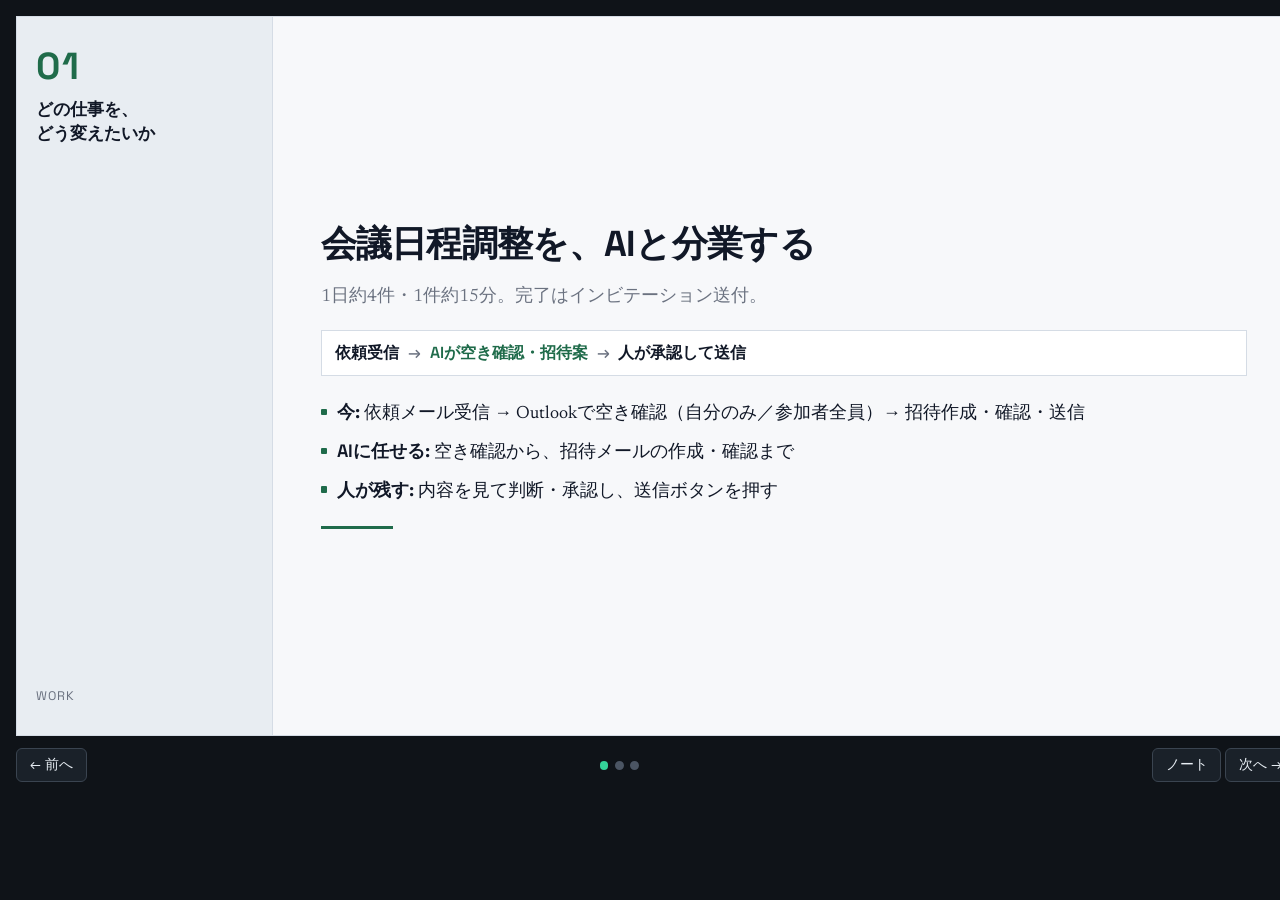
<file: 1st lecture/monthly-assignment/slides/index.html>
<!DOCTYPE html>
<html lang="ja">
<head>
  <meta charset="UTF-8" />
  <meta name="viewport" content="width=device-width, initial-scale=1" />
  <title>会議日程調整 — AI自動化とトークン対効果</title>
  <link rel="preconnect" href="https://fonts.googleapis.com" />
  <link rel="preconnect" href="https://fonts.gstatic.com" crossorigin />
  <link href="https://fonts.googleapis.com/css2?family=Newsreader:opsz,wght@6..72,400;6..72,600&family=Space+Grotesk:wght@500;600;700&display=swap" rel="stylesheet" />
  <style>
:root {
  --bg: #f7f8fa;
  --ink: #111827;
  --muted: #6b7280;
  --accent: #1f6b4a;
  --panel: #e8edf2;
  --line: #d5dce5;
  --rail: #e8edf2;
  --font-display: "Space Grotesk", "Helvetica Neue", sans-serif;
  --font-body: "Newsreader", "Times New Roman", serif;
  --slide-w: min(100vw, calc(100vh * 16 / 9));
  --slide-h: calc(var(--slide-w) * 9 / 16);
}

*,
*::before,
*::after {
  box-sizing: border-box;
}

html {
  color-scheme: light;
}

html,
body {
  margin: 0;
  min-height: 100%;
  background: #0f1318;
  color: var(--ink);
  font-family: var(--font-body);
}

body {
  display: grid;
  place-items: center;
  gap: 0.75rem;
  padding: 1rem;
}

.deck {
  width: var(--slide-w);
  height: var(--slide-h);
  position: relative;
  overflow: hidden;
  background: var(--bg);
  border: 1px solid var(--line);
}

.slide {
  position: absolute;
  inset: 0;
  display: none;
  grid-template-columns: 20% 1fr;
}

.slide.is-active {
  display: grid;
}

.rail {
  background: var(--rail);
  border-right: 1px solid var(--line);
  padding: clamp(1.1rem, 3.4vh, 2.1rem) clamp(0.85rem, 1.5vw, 1.25rem);
  display: flex;
  flex-direction: column;
  gap: 0.75rem;
}

.rail-num {
  font-family: var(--font-display);
  font-weight: 700;
  font-size: clamp(1.5rem, 3.4vw, 2.35rem);
  color: var(--accent);
  letter-spacing: 0.04em;
  line-height: 1;
}

.rail-question {
  font-family: var(--font-display);
  font-weight: 600;
  font-size: clamp(0.8rem, 1.4vw, 1.08rem);
  line-height: 1.4;
  color: var(--ink);
}

.rail-meta {
  margin-top: auto;
  font-family: var(--font-display);
  font-size: clamp(0.65rem, 1vw, 0.78rem);
  color: var(--muted);
  letter-spacing: 0.08em;
  text-transform: uppercase;
}

.main {
  padding: clamp(1.35rem, 4.4vh, 2.6rem) clamp(1.5rem, 4.4vw, 3rem);
  display: flex;
  flex-direction: column;
  justify-content: center;
  gap: clamp(0.85rem, 2vh, 1.25rem);
  min-width: 0;
}

.signal {
  font-family: var(--font-display);
  font-weight: 700;
  font-size: clamp(2.8rem, 7.8vw, 5.6rem);
  line-height: 0.92;
  color: var(--accent);
  letter-spacing: -0.04em;
  font-variant-numeric: tabular-nums;
}

.title {
  margin: 0;
  font-family: var(--font-display);
  font-weight: 700;
  font-size: clamp(1.35rem, 2.9vw, 2.25rem);
  line-height: 1.22;
  color: var(--ink);
  letter-spacing: -0.02em;
  max-width: 100%;
}

.lead {
  margin: 0;
  color: var(--muted);
  font-size: clamp(0.95rem, 1.4vw, 1.12rem);
  line-height: 1.45;
  max-width: 100%;
}

.flow {
  display: flex;
  flex-wrap: wrap;
  align-items: center;
  gap: 0.45rem 0.55rem;
  margin: 0.1rem 0 0.15rem;
  padding: 0.7rem 0.85rem;
  background: #fff;
  border: 1px solid var(--line);
  font-family: var(--font-display);
  font-size: clamp(0.82rem, 1.25vw, 1.02rem);
  font-weight: 600;
  line-height: 1.35;
  color: var(--ink);
}

.flow-step {
  white-space: nowrap;
}

.flow-step.is-ai {
  color: var(--accent);
}

.flow-arrow {
  color: var(--muted);
  font-weight: 500;
}

.points {
  list-style: none;
  margin: 0.15rem 0 0;
  padding: 0;
  display: grid;
  gap: 0.65rem;
}

.points li {
  position: relative;
  padding-left: 1.05rem;
  font-size: clamp(0.95rem, 1.4vw, 1.14rem);
  line-height: 1.42;
  max-width: 100%;
}

.points li::before {
  content: "";
  position: absolute;
  left: 0;
  top: 0.55em;
  width: 0.38rem;
  height: 0.38rem;
  border-radius: 1px;
  background: var(--accent);
}

.points strong {
  font-family: var(--font-display);
  font-weight: 650;
}

.formula {
  margin: 0.05rem 0 0;
  padding: 0.85rem 1rem;
  background: var(--panel);
  border: 1px solid var(--line);
  border-left: 4px solid var(--accent);
  font-family: var(--font-display);
  font-size: clamp(0.95rem, 1.45vw, 1.18rem);
  line-height: 1.4;
  font-weight: 600;
  font-variant-numeric: tabular-nums;
  letter-spacing: -0.01em;
  white-space: nowrap;
}

.formula-label {
  display: block;
  margin-bottom: 0.28rem;
  font-size: clamp(0.68rem, 1vw, 0.78rem);
  font-weight: 600;
  letter-spacing: 0.08em;
  text-transform: uppercase;
  color: var(--muted);
}

.accent-bar {
  width: 4.5rem;
  height: 3px;
  background: var(--accent);
  margin-top: 0.2rem;
}

.controls {
  width: var(--slide-w);
  display: flex;
  align-items: center;
  justify-content: space-between;
  gap: 0.75rem;
  color: #d7dde5;
  font-family: var(--font-display);
  font-size: 0.85rem;
}

.controls button {
  appearance: none;
  border: 1px solid #3a4450;
  background: #1a2129;
  color: #e8eef4;
  border-radius: 6px;
  padding: 0.45rem 0.8rem;
  font: inherit;
  cursor: pointer;
}

.controls button:hover {
  border-color: #6b8796;
}

.dots {
  display: flex;
  gap: 0.4rem;
}

.dots button {
  width: 0.55rem;
  height: 0.55rem;
  padding: 0;
  border-radius: 999px;
  border: 0;
  background: #4b5563;
}

.dots button.is-active {
  background: #34d399;
}

.notes {
  width: var(--slide-w);
  max-height: 7rem;
  overflow: auto;
  background: #151b22;
  border: 1px solid #2b3440;
  color: #c9d2dc;
  border-radius: 8px;
  padding: 0.8rem 1rem;
  font-family: var(--font-body);
  font-size: 0.92rem;
  line-height: 1.5;
  display: none;
}

.notes.is-open {
  display: block;
}

.notes-label {
  display: block;
  margin-bottom: 0.35rem;
  font-family: var(--font-display);
  font-size: 0.72rem;
  letter-spacing: 0.08em;
  text-transform: uppercase;
  color: #8b97a6;
}

@media (max-width: 720px) {
  body {
    padding: 0.5rem;
  }

  .slide {
    grid-template-columns: 26% 1fr;
  }

  .flow {
    gap: 0.35rem;
  }

  .formula {
    white-space: normal;
  }
}
  </style>
</head>
<body>
  <!--
    ADS Pro Slide 3-Pack template (B polish)
    Design: Signal Numbers (C) + Split Frame question rail (B)
    Slide 1 includes a one-line .flow strip. Keep exactly 3 slides.
    CSS must be inlined from theme.css (single-file deliverable).
  -->
  <main class="deck" aria-live="polite">
    <section class="slide is-active" data-slide="1" aria-label="スライド1">
      <aside class="rail">
        <div class="rail-num">01</div>
        <div class="rail-question">どの仕事を、<br />どう変えたいか</div>
        <div class="rail-meta">Work</div>
      </aside>
      <div class="main">
        <h1 class="title">会議日程調整を、AIと分業する</h1>
        <p class="lead">1日約4件・1件約15分。完了はインビテーション送付。</p>
        <div class="flow" aria-label="変更後の流れ">
          <span class="flow-step">依頼受信</span>
          <span class="flow-arrow">→</span>
          <span class="flow-step is-ai">AIが空き確認・招待案</span>
          <span class="flow-arrow">→</span>
          <span class="flow-step">人が承認して送信</span>
        </div>
        <ul class="points">
          <li><strong>今:</strong> 依頼メール受信 → Outlookで空き確認（自分のみ／参加者全員）→ 招待作成・確認・送信</li>
          <li><strong>AIに任せる:</strong> 空き確認から、招待メールの作成・確認まで</li>
          <li><strong>人が残す:</strong> 内容を見て判断・承認し、送信ボタンを押す</li>
        </ul>
        <div class="accent-bar" aria-hidden="true"></div>
      </div>
    </section>

    <section class="slide" data-slide="2" aria-label="スライド2">
      <aside class="rail">
        <div class="rail-num">02</div>
        <div class="rail-question">どれくらい<br />良くなりそうか</div>
        <div class="rail-meta">Effect</div>
      </aside>
      <div class="main">
        <div class="signal">¥48,000</div>
        <h1 class="title">月16時間空く。効果は約4.8万円</h1>
        <p class="formula">
          <span class="formula-label">計算</span>
          80件/月 × 12分短縮 ＝ 16時間/月 × ¥3,000 ＝ ¥48,000
        </p>
        <ul class="points">
          <li><strong>型:</strong> 人の時間が空く（時間創出）</li>
          <li><strong>控えめ:</strong> 1件15分のうち確認3分は人に残す／時給は低めに¥3,000</li>
        </ul>
      </div>
    </section>

    <section class="slide" data-slide="3" aria-label="スライド3">
      <aside class="rail">
        <div class="rail-num">03</div>
        <div class="rail-question">AIにいくらまで<br />使ってよいか</div>
        <div class="rail-meta">Ceiling</div>
      </aside>
      <div class="main">
        <div class="signal">¥10,000</div>
        <h1 class="title">AI費用の上限は、月1万円まで</h1>
        <p class="formula">
          <span class="formula-label">上限の式</span>
          ¥48,000 − ¥38,000 ＝ ¥10,000
        </p>
        <ul class="points">
          <li><strong>上限:</strong> 毎月のAI費用は ¥10,000 まで（AIに払うお金だけ）</li>
          <li><strong>理由:</strong> 目的は時間創出で金銭回収は二の次<br />月1万円なら継続・停止を判断しやすい</li>
        </ul>
      </div>
    </section>
  </main>

  <div class="controls">
    <button type="button" data-action="prev">← 前へ</button>
    <div class="dots" role="tablist" aria-label="スライド位置">
      <button type="button" class="is-active" data-goto="1" aria-label="1枚目"></button>
      <button type="button" data-goto="2" aria-label="2枚目"></button>
      <button type="button" data-goto="3" aria-label="3枚目"></button>
    </div>
    <div>
      <button type="button" data-action="notes">ノート</button>
      <button type="button" data-action="next">次へ →</button>
    </div>
  </div>

  <aside class="notes" id="speaker-notes" hidden>
    <span class="notes-label">Speaker notes</span>
    <div data-notes-for="1">自動化したいのは、自分の会議日程調整です。依頼が来たら Outlook で空きを見て、招待を作って送っています。AIには空き確認と招待文の作成まで任せ、最後の送信は人が内容を見て押します。</div>
    <div data-notes-for="2" hidden>効果は時間創出です。月20稼働日×1日4件で80件。今は1件15分、AI後も確認に3分残すので短縮は12分。合計約16時間。時給は月給90万÷（20日×15時間）で約3,000円と控えめに置き、月48,000円です。</div>
    <div data-notes-for="3" hidden>上限は月の効果マイナス手元残しです。48,000円のうち38,000円は手元に残し、AIには月1万円まで。時間を取り戻すことが目的なので回収率は追いません。月1万円なら効いていなければ止めやすい金額です。</div>
  </aside>

  <script>
    (() => {
      const slides = [...document.querySelectorAll(".slide")];
      const dots = [...document.querySelectorAll(".dots button")];
      const notesRoot = document.getElementById("speaker-notes");
      const noteBlocks = [...document.querySelectorAll("[data-notes-for]")];
      let index = 0;
      let notesOpen = false;

      function show(i) {
        index = (i + slides.length) % slides.length;
        slides.forEach((el, n) => el.classList.toggle("is-active", n === index));
        dots.forEach((el, n) => el.classList.toggle("is-active", n === index));
        noteBlocks.forEach((el, n) => {
          el.hidden = n !== index;
        });
      }

      document.querySelector('[data-action="prev"]').addEventListener("click", () => show(index - 1));
      document.querySelector('[data-action="next"]').addEventListener("click", () => show(index + 1));
      document.querySelector('[data-action="notes"]').addEventListener("click", () => {
        notesOpen = !notesOpen;
        notesRoot.hidden = !notesOpen;
        notesRoot.classList.toggle("is-open", notesOpen);
      });
      dots.forEach((btn) => {
        btn.addEventListener("click", () => show(Number(btn.dataset.goto) - 1));
      });
      window.addEventListener("keydown", (e) => {
        if (e.key === "ArrowRight" || e.key === " ") {
          e.preventDefault();
          show(index + 1);
        } else if (e.key === "ArrowLeft") {
          e.preventDefault();
          show(index - 1);
        } else if (e.key === "n" || e.key === "N") {
          notesOpen = !notesOpen;
          notesRoot.hidden = !notesOpen;
          notesRoot.classList.toggle("is-open", notesOpen);
        }
      });
    })();
  </script>
</body>
</html>
</file>
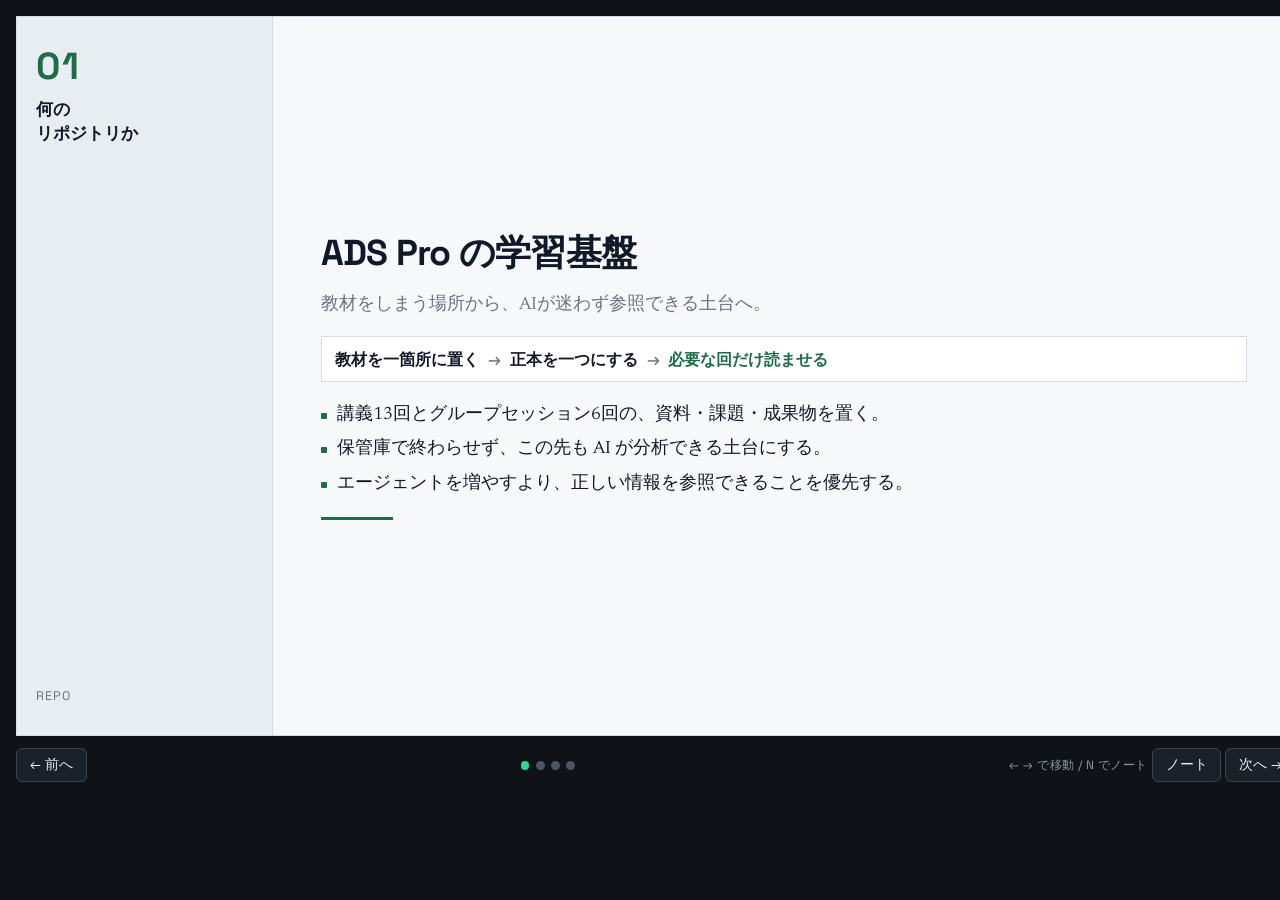
<file: lectures/2nd/monthly-assignment/deliverables/slides/index.html>
<!DOCTYPE html>
<html lang="ja">
<head>
  <meta charset="UTF-8" />
  <meta name="viewport" content="width=device-width, initial-scale=1" />
  <title>ADS Pro 学習リポジトリ（4枚）</title>
  <link rel="preconnect" href="https://fonts.googleapis.com" />
  <link rel="preconnect" href="https://fonts.gstatic.com" crossorigin />
  <link href="https://fonts.googleapis.com/css2?family=Newsreader:opsz,wght@6..72,400;6..72,600&family=Space+Grotesk:wght@500;600;700&display=swap" rel="stylesheet" />
  <style>
:root {
  --bg: #f7f8fa;
  --ink: #111827;
  --muted: #6b7280;
  --accent: #1f6b4a;
  --panel: #e8edf2;
  --line: #d5dce5;
  --rail: #e8edf2;
  --font-display: "Space Grotesk", "Helvetica Neue", "Noto Sans JP", "Noto Sans CJK JP", sans-serif;
  --font-body: "Newsreader", "Times New Roman", "Noto Serif JP", "Noto Sans CJK JP", serif;
  --slide-w: min(100vw, calc(100vh * 16 / 9));
  --slide-h: calc(var(--slide-w) * 9 / 16);
}

*,
*::before,
*::after {
  box-sizing: border-box;
}

html {
  color-scheme: light;
}

html,
body {
  margin: 0;
  min-height: 100%;
  background: #0f1318;
  color: var(--ink);
  font-family: var(--font-body);
}

body {
  display: grid;
  place-items: center;
  gap: 0.75rem;
  padding: 1rem;
}

.deck {
  width: var(--slide-w);
  height: var(--slide-h);
  position: relative;
  overflow: hidden;
  background: var(--bg);
  border: 1px solid var(--line);
}

.slide {
  position: absolute;
  inset: 0;
  display: none;
  grid-template-columns: 20% 1fr;
}

.slide.is-active {
  display: grid;
}

.rail {
  background: var(--rail);
  border-right: 1px solid var(--line);
  padding: clamp(1.1rem, 3.4vh, 2.1rem) clamp(0.85rem, 1.5vw, 1.25rem);
  display: flex;
  flex-direction: column;
  gap: 0.75rem;
}

.rail-num {
  font-family: var(--font-display);
  font-weight: 700;
  font-size: clamp(1.5rem, 3.4vw, 2.35rem);
  color: var(--accent);
  letter-spacing: 0.04em;
  line-height: 1;
}

.rail-question {
  font-family: var(--font-display);
  font-weight: 600;
  font-size: clamp(0.8rem, 1.4vw, 1.08rem);
  line-height: 1.4;
  color: var(--ink);
}

.rail-meta {
  margin-top: auto;
  font-family: var(--font-display);
  font-size: clamp(0.65rem, 1vw, 0.78rem);
  color: var(--muted);
  letter-spacing: 0.08em;
  text-transform: uppercase;
}

.main {
  padding: clamp(1.35rem, 4.4vh, 2.6rem) clamp(1.5rem, 4.4vw, 3rem);
  display: flex;
  flex-direction: column;
  justify-content: center;
  gap: clamp(0.75rem, 1.8vh, 1.15rem);
  min-width: 0;
}

.title {
  margin: 0;
  font-family: var(--font-display);
  font-weight: 700;
  font-size: clamp(1.35rem, 2.9vw, 2.25rem);
  line-height: 1.22;
  color: var(--ink);
  letter-spacing: -0.02em;
  max-width: 100%;
}

.lead {
  margin: 0;
  color: var(--muted);
  font-size: clamp(0.95rem, 1.4vw, 1.12rem);
  line-height: 1.45;
  max-width: 100%;
}

.flow {
  display: flex;
  flex-wrap: wrap;
  align-items: center;
  gap: 0.45rem 0.55rem;
  margin: 0.1rem 0 0.15rem;
  padding: 0.7rem 0.85rem;
  background: #fff;
  border: 1px solid var(--line);
  font-family: var(--font-display);
  font-size: clamp(0.82rem, 1.25vw, 1.02rem);
  font-weight: 600;
  line-height: 1.35;
  color: var(--ink);
}

.flow-step {
  white-space: nowrap;
}

.flow-step.is-ai {
  color: var(--accent);
}

.flow-arrow {
  color: var(--muted);
  font-weight: 500;
}

.points {
  list-style: none;
  margin: 0.15rem 0 0;
  padding: 0;
  display: grid;
  gap: 0.55rem;
}

.points li {
  position: relative;
  padding-left: 1.05rem;
  font-size: clamp(0.95rem, 1.4vw, 1.14rem);
  line-height: 1.42;
  max-width: 100%;
}

.points li::before {
  content: "";
  position: absolute;
  left: 0;
  top: 0.55em;
  width: 0.38rem;
  height: 0.38rem;
  border-radius: 1px;
  background: var(--accent);
}

.points strong {
  font-family: var(--font-display);
  font-weight: 650;
}

.tree {
  margin: 0;
  padding: 0.85rem 1rem;
  background: #fff;
  border: 1px solid var(--line);
  display: grid;
  gap: 0.28rem;
}

.tree-row {
  display: grid;
  grid-template-columns: minmax(14rem, 1.35fr) minmax(0, 1fr);
  gap: 0.6rem 1rem;
  align-items: baseline;
  font-family: var(--font-display);
  font-size: clamp(0.82rem, 1.28vw, 1.05rem);
  font-weight: 600;
  line-height: 1.35;
  color: var(--ink);
}

.tree-row.is-root {
  color: var(--accent);
  font-weight: 700;
  grid-template-columns: 1fr;
}

.tree-row.is-child {
  padding-left: 1.35rem;
}

.tree-role {
  color: var(--muted);
  font-weight: 500;
}

.rules {
  list-style: none;
  margin: 0;
  padding: 0;
  display: grid;
  gap: 0.7rem;
}

.rules li {
  padding: 0.72rem 0.95rem 0.78rem;
  background: #fff;
  border: 1px solid var(--line);
  border-left: 4px solid var(--accent);
}

.rule-label {
  display: block;
  margin-bottom: 0.22rem;
  font-family: var(--font-display);
  font-weight: 700;
  font-size: clamp(0.95rem, 1.45vw, 1.16rem);
  line-height: 1.3;
  color: var(--accent);
}

.rule-body {
  display: block;
  font-size: clamp(0.92rem, 1.32vw, 1.08rem);
  line-height: 1.45;
  color: var(--ink);
}

.accent-bar {
  width: 4.5rem;
  height: 3px;
  background: var(--accent);
  margin-top: 0.2rem;
}

.main-appendix {
  gap: 0.7rem;
}

.main-appendix .title {
  font-size: clamp(1.2rem, 2.35vw, 1.85rem);
}

.appendix {
  display: grid;
  grid-template-columns: minmax(0, 0.96fr) minmax(0, 1.04fr);
  gap: 0.4rem 1.15rem;
  align-items: start;
}

.old-tree {
  margin: 0.15rem 0 0;
  padding: 0.65rem 0.8rem;
  background: #fff;
  border: 1px solid var(--line);
  display: grid;
  gap: 0.18rem;
}

.old-tree .tree-row {
  grid-template-columns: minmax(7.4rem, 0.82fr) minmax(0, 1.18fr);
  gap: 0.3rem 0.55rem;
  font-size: clamp(0.76rem, 1.12vw, 0.96rem);
  line-height: 1.32;
}

.old-tree .tree-row.is-child {
  padding-left: 0.95rem;
}

.appendix-label {
  margin: 0;
  font-family: var(--font-display);
  font-weight: 700;
  font-size: clamp(0.92rem, 1.32vw, 1.08rem);
  line-height: 1.3;
  color: var(--accent);
}

.appendix-copy {
  display: grid;
  gap: 0.55rem;
}

.gaps {
  list-style: none;
  margin: 0;
  padding: 0;
  display: grid;
  gap: 0.28rem;
}

.gaps li {
  position: relative;
  padding-left: 0.9rem;
  font-size: clamp(0.82rem, 1.16vw, 0.98rem);
  line-height: 1.38;
}

.gaps li::before {
  content: "";
  position: absolute;
  left: 0;
  top: 0.48em;
  width: 0.34rem;
  height: 0.34rem;
  border-radius: 1px;
  background: var(--accent);
}

.controls {
  width: var(--slide-w);
  display: flex;
  align-items: center;
  justify-content: space-between;
  gap: 0.75rem;
  color: #d7dde5;
  font-family: var(--font-display);
  font-size: 0.85rem;
}

.controls button {
  appearance: none;
  border: 1px solid #3a4450;
  background: #1a2129;
  color: #e8eef4;
  border-radius: 6px;
  padding: 0.45rem 0.8rem;
  font: inherit;
  cursor: pointer;
}

.controls button:hover {
  border-color: #6b8796;
}

.hint {
  color: #8b97a6;
  font-size: 0.75rem;
  letter-spacing: 0.04em;
}

.dots {
  display: flex;
  gap: 0.4rem;
}

.dots button {
  width: 0.55rem;
  height: 0.55rem;
  padding: 0;
  border-radius: 999px;
  border: 0;
  background: #4b5563;
}

.dots button.is-active {
  background: #34d399;
}

.notes {
  width: var(--slide-w);
  max-height: 11rem;
  overflow: auto;
  background: #151b22;
  border: 1px solid #2b3440;
  color: #c9d2dc;
  border-radius: 8px;
  padding: 0.8rem 1rem;
  font-family: var(--font-body);
  font-size: 0.92rem;
  line-height: 1.5;
  display: none;
}

.notes.is-open {
  display: block;
}

.notes-label {
  display: block;
  margin-bottom: 0.35rem;
  font-family: var(--font-display);
  font-size: 0.72rem;
  letter-spacing: 0.08em;
  text-transform: uppercase;
  color: #8b97a6;
}

.notes p {
  margin: 0.35rem 0;
}

@media (max-width: 720px) {
  body {
    padding: 0.5rem;
  }

  .slide {
    grid-template-columns: 26% 1fr;
  }

  .main {
    padding: 0.75rem 0.85rem;
    gap: 0.4rem;
  }

  .title {
    font-size: 1.02rem;
  }

  .lead,
  .points li,
  .rule-body {
    font-size: 0.78rem;
  }

  .flow {
    gap: 0.3rem;
    padding: 0.4rem 0.5rem;
    font-size: 0.72rem;
  }

  .tree {
    padding: 0.4rem 0.55rem;
    gap: 0.08rem;
  }

  .tree-row {
    grid-template-columns: minmax(0, 1.35fr) minmax(0, 0.85fr);
    gap: 0.25rem 0.4rem;
    font-size: 0.68rem;
  }

  .tree-row.is-child {
    padding-left: 0.65rem;
  }

  .rules {
    gap: 0.35rem;
  }

  .rules li {
    padding: 0.35rem 0.55rem 0.4rem;
  }

  .rule-label {
    font-size: 0.82rem;
  }

  .hint {
    display: none;
  }

  .appendix {
    grid-template-columns: 1fr;
    gap: 0.28rem;
  }

  .main-appendix {
    gap: 0.35rem;
  }

  .main-appendix .title {
    font-size: 1rem;
  }

  .old-tree {
    padding: 0.28rem 0.4rem;
    gap: 0.02rem;
  }

  .old-tree .tree-row {
    font-size: 0.64rem;
    gap: 0.1rem 0.3rem;
  }

  .old-tree .tree-row.is-child {
    padding-left: 0.5rem;
  }

  .appendix-label {
    font-size: 0.74rem;
  }

  .appendix-copy {
    gap: 0.22rem;
  }

  .gaps li {
    font-size: 0.64rem;
  }

  .gaps {
    gap: 0.06rem;
  }
}
  </style>
</head>
<body>
  <main class="deck" aria-live="polite">
    <section class="slide is-active" data-slide="1" aria-label="スライド1">
      <aside class="rail">
        <div class="rail-num">01</div>
        <div class="rail-question">何の<br />リポジトリか</div>
        <div class="rail-meta">Repo</div>
      </aside>
      <div class="main">
        <h1 class="title">ADS Pro の学習基盤</h1>
        <p class="lead">教材をしまう場所から、AIが迷わず参照できる土台へ。</p>
        <div class="flow" aria-label="このリポジトリでやりたいこと">
          <span class="flow-step">教材を一箇所に置く</span>
          <span class="flow-arrow">→</span>
          <span class="flow-step">正本を一つにする</span>
          <span class="flow-arrow">→</span>
          <span class="flow-step is-ai">必要な回だけ読ませる</span>
        </div>
        <ul class="points">
          <li>講義13回とグループセッション6回の、資料・課題・成果物を置く。</li>
          <li>保管庫で終わらせず、この先も AI が分析できる土台にする。</li>
          <li>エージェントを増やすより、正しい情報を参照できることを優先する。</li>
        </ul>
        <div class="accent-bar" aria-hidden="true"></div>
      </div>
    </section>

    <section class="slide" data-slide="2" aria-label="スライド2">
      <aside class="rail">
        <div class="rail-num">02</div>
        <div class="rail-question">どういう<br />構成にしたか</div>
        <div class="rail-meta">Layout</div>
      </aside>
      <div class="main">
        <h1 class="title">種別と回で分け、名前を固定する</h1>
        <div class="tree" aria-label="ディレクトリ構成">
          <div class="tree-row is-root"><span>ads-pro/</span></div>
          <div class="tree-row"><span>README.md</span><span class="tree-role">人間の入口</span></div>
          <div class="tree-row"><span>AGENTS.md</span><span class="tree-role">AI の共通ルール</span></div>
          <div class="tree-row"><span>program.md</span><span class="tree-role">全体方針の正本</span></div>
          <div class="tree-row"><span>lectures/1st … 13th</span><span class="tree-role">講義</span></div>
          <div class="tree-row is-child"><span>lecture-material/</span><span class="tree-role">原資料</span></div>
          <div class="tree-row is-child"><span>monthly-assignment/</span><span class="tree-role">課題と成果物</span></div>
          <div class="tree-row"><span>group-sessions/1st … 6th</span><span class="tree-role">資料と技術課題</span></div>
          <div class="tree-row"><span>.cursor/skills/</span><span class="tree-role">Cursor 固有</span></div>
        </div>
        <p class="lead">正本のファイル名は transcript / class-notes / assignment。</p>
      </div>
    </section>

    <section class="slide" data-slide="3" aria-label="スライド3">
      <aside class="rail">
        <div class="rail-num">03</div>
        <div class="rail-question">こだわった<br />ところ</div>
        <div class="rail-meta">Rules</div>
      </aside>
      <div class="main">
        <h1 class="title">置く、読ませる、最新に保つ</h1>
        <ul class="rules">
          <li>
            <span class="rule-label">何をどう置くか</span>
            <span class="rule-body">同じ情報は一箇所だけにする。<br />案内ファイルには、参照先のパスだけ書く。</span>
          </li>
          <li>
            <span class="rule-label">AIにどう読ませるか</span>
            <span class="rule-body">AGENTS.md → program.md → 対象の回だけ。<br />ツール専用の手順は .cursor/skills/ に閉じる。</span>
          </li>
          <li>
            <span class="rule-label">どう最新に保つか</span>
            <span class="rule-body">履歴は Git に任せる。<br />生成物は deliverables/。原資料は上書きしない。</span>
          </li>
        </ul>
      </div>
    </section>

    <section class="slide" data-slide="4" aria-label="スライド4">
      <aside class="rail">
        <div class="rail-num">04</div>
        <div class="rail-question">Appendix</div>
        <div class="rail-meta">Extra</div>
      </aside>
      <div class="main main-appendix">
        <h1 class="title">受ける前の置き方と、これから</h1>
        <div class="appendix">
          <div>
            <h2 class="appendix-label">受ける前</h2>
            <div class="old-tree" aria-label="2nd lecture を受ける前の構成">
              <div class="tree-row is-root"><span>ads-pro/</span></div>
              <div class="tree-row"><span>2026年11月/</span></div>
              <div class="tree-row is-child"><span>月次課題/</span><span class="tree-role">スライド・原稿など</span></div>
              <div class="tree-row is-child"><span>１回目授業/</span><span class="tree-role">講義文字起こし・図</span></div>
              <div class="tree-row is-child"><span>技術課題/</span><span class="tree-role">グループセッション文字起こしのみ</span></div>
              <div class="tree-row"><span>.cursor/skills/</span><span class="tree-role">スキル類（触らない想定）</span></div>
            </div>
          </div>
          <div class="appendix-copy">
            <h2 class="appendix-label">講義の指針とのずれ</h2>
            <ul class="gaps">
              <li>名前が日本語と日付。指針は英語の小文字と、回の名前。</li>
              <li>月で束ねると、次の月に同じ置き場がもう一つできる。</li>
              <li>技術課題の中身は、セッションの文字起こしだけ。<br />AGENTS.md も program.md もない。</li>
            </ul>
            <h2 class="appendix-label">拡張性について</h2>
            <ul class="gaps">
              <li>文字起こしと課題は、いまも人が手で取って格納している。</li>
              <li>Cursor や ChatGPT に、「取ってきて、所定の場所へ置く」と指示できる。</li>
            </ul>
          </div>
        </div>
      </div>
    </section>
  </main>

  <div class="controls">
    <button type="button" data-action="prev">← 前へ</button>
    <div class="dots" role="tablist" aria-label="スライド位置">
      <button type="button" class="is-active" data-goto="1" aria-label="1枚目"></button>
      <button type="button" data-goto="2" aria-label="2枚目"></button>
      <button type="button" data-goto="3" aria-label="3枚目"></button>
      <button type="button" data-goto="4" aria-label="4枚目"></button>
    </div>
    <div>
      <span class="hint">← → で移動 / N でノート</span>
      <button type="button" data-action="notes">ノート</button>
      <button type="button" data-action="next">次へ →</button>
    </div>
  </div>

  <aside class="notes" id="speaker-notes" hidden>
    <span class="notes-label">Speaker notes · 1〜3枚で約2分。4枚目は補足</span>
    <div data-notes-for="1">
      <p>このリポジトリは、ADS Pro の講義と課題を置く学習基盤です。講義が13回、グループセッションが6回あり、資料は回ごとに増えます。しまい込むだけではなく、AIがあとから正しい情報を参照できる土台にしました。</p>
      <p>やりたいことは3拍です。教材を一箇所に置く。正本を一つにする。必要な回だけ読ませる。エージェントを今から増やすことより、参照先がぶれないことを先にやります。</p>
    </div>
    <div data-notes-for="2" hidden>
      <p>一番上は3ファイルです。人間向けが README、AI 向けの共通ルールが AGENTS.md、プログラム全体の方針が program.md。中身は講義とグループセッションに分け、回の名前は 1st、2nd で揃えています。</p>
      <p>講義の各回では、文字起こしなどの原資料と、課題・成果物を分けます。正本のファイル名は transcript、class-notes、assignment です。Cursor だけで使う手順は .cursor/skills/ に閉じ、共通ルールには混ぜていません。</p>
    </div>
    <div data-notes-for="3" hidden>
      <p>こだわりは、講義で扱った3つの問いに対応しています。何をどう置くか。同じ説明は一箇所だけにして、案内ファイルにはパスだけ書きます。AIにどう読ませるか。最初から全部を読ませず、AGENTS.md、program.md、対象の回、の順に進ませます。ツール専用の手順は共通ルールに混ぜません。どう最新に保つか。過去の履歴は Git に任せ、今の正本だけを更新します。AIが作った要約やこのスライドは deliverables に置き、文字起こしと課題文は上書きしません。</p>
      <p>聞かれたとき。将来の検査役や要約役は今回は作りません。先に、正しいファイルを参照できる状態にします。社名や社内の固有名詞は、この題材には入れていません。</p>
    </div>
    <div data-notes-for="4" hidden>
      <p>補足です。2回目を受ける前は、2026年11月のフォルダに、月次課題、1回目の授業、技術課題を入れていました。スキルのフォルダは触らない想定でした。</p>
      <p>講義の指針とのずれは3つです。名前が日本語と日付で、推奨の英語小文字でも、変わらない回の名前でもない。月で束ねているので、12月になると同じ種類の置き場がもう一つでき、直す場所が分かれる。技術課題という名前なのに中身はグループセッションの文字起こしだけで、AIが最初に読む AGENTS.md も、全体方針の program.md もなかった。</p>
      <p>拡張性です。文字起こしと課題の格納は、いまも人が手でやっています。置き場と読む順が固定されたので、スライドにあるとおり、Cursor や ChatGPT に、取ってきて所定の場所へ置く、と指示できます。自動ではまだ動いていません。</p>
    </div>
  </aside>

  <script>
    (() => {
      const slides = [...document.querySelectorAll(".slide")];
      const dots = [...document.querySelectorAll(".dots button")];
      const notesRoot = document.getElementById("speaker-notes");
      const noteBlocks = [...document.querySelectorAll("[data-notes-for]")];
      let index = 0;
      let notesOpen = false;

      function show(i) {
        index = (i + slides.length) % slides.length;
        slides.forEach((el, n) => el.classList.toggle("is-active", n === index));
        dots.forEach((el, n) => el.classList.toggle("is-active", n === index));
        noteBlocks.forEach((el, n) => {
          el.hidden = n !== index;
        });
      }

      document.querySelector('[data-action="prev"]').addEventListener("click", () => show(index - 1));
      document.querySelector('[data-action="next"]').addEventListener("click", () => show(index + 1));
      document.querySelector('[data-action="notes"]').addEventListener("click", () => {
        notesOpen = !notesOpen;
        notesRoot.hidden = !notesOpen;
        notesRoot.classList.toggle("is-open", notesOpen);
      });
      dots.forEach((btn) => {
        btn.addEventListener("click", () => show(Number(btn.dataset.goto) - 1));
      });
      window.addEventListener("keydown", (e) => {
        if (e.key === "ArrowRight" || e.key === " ") {
          e.preventDefault();
          show(index + 1);
        } else if (e.key === "ArrowLeft") {
          e.preventDefault();
          show(index - 1);
        } else if (e.key === "n" || e.key === "N") {
          notesOpen = !notesOpen;
          notesRoot.hidden = !notesOpen;
          notesRoot.classList.toggle("is-open", notesOpen);
        }
      });
    })();
  </script>
</body>
</html>
</file>
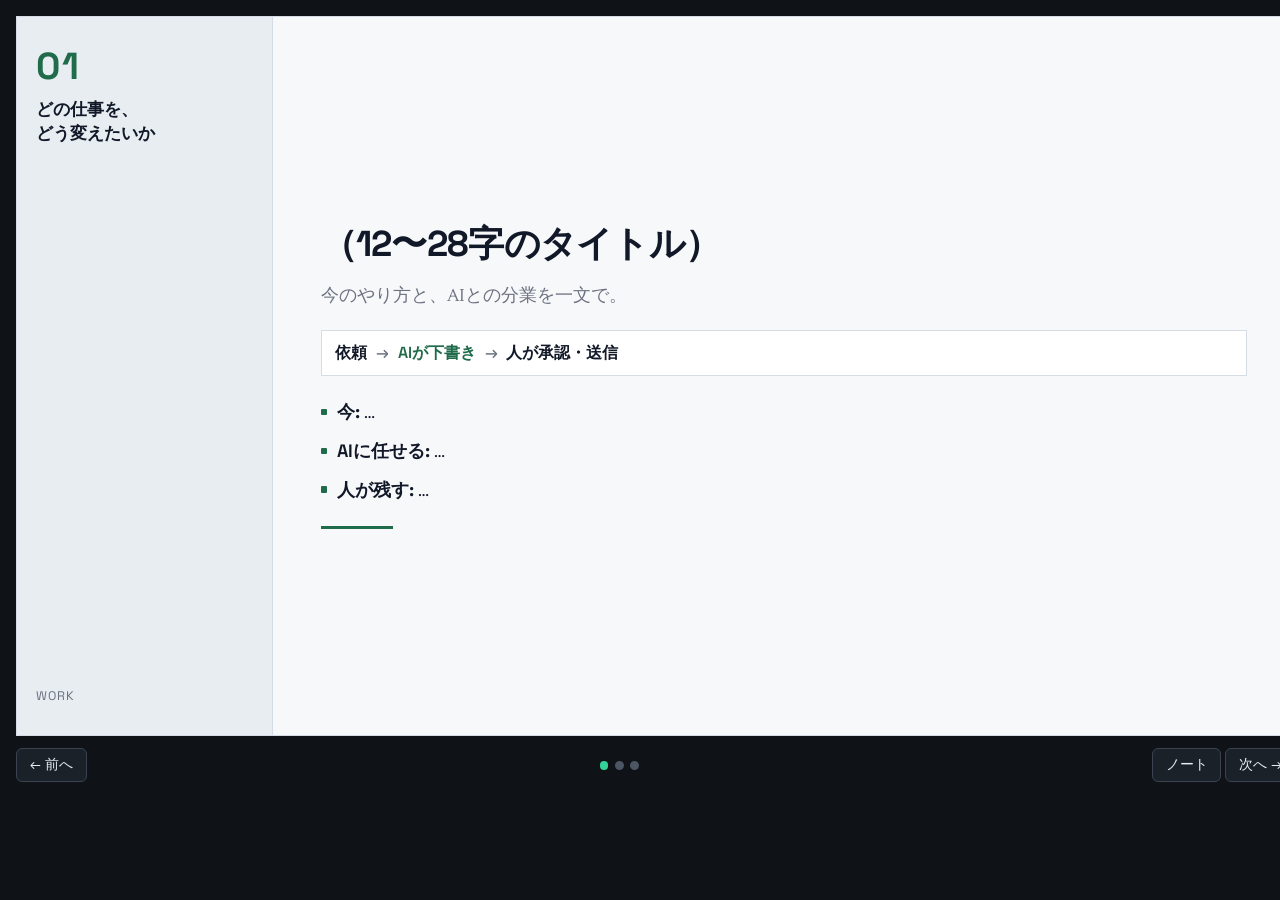
<file: .cursor/skills/slide-3pack/template/slide-3pack.html>
<!DOCTYPE html>
<html lang="ja">
<head>
  <meta charset="UTF-8" />
  <meta name="viewport" content="width=device-width, initial-scale=1" />
  <title><!-- DECK_TITLE -->ADS Pro トークン対効果（3枚）<!-- /DECK_TITLE --></title>
  <link rel="preconnect" href="https://fonts.googleapis.com" />
  <link rel="preconnect" href="https://fonts.gstatic.com" crossorigin />
  <link href="https://fonts.googleapis.com/css2?family=Newsreader:opsz,wght@6..72,400;6..72,600&family=Space+Grotesk:wght@500;600;700&display=swap" rel="stylesheet" />
  <style>
:root {
  --bg: #f7f8fa;
  --ink: #111827;
  --muted: #6b7280;
  --accent: #1f6b4a;
  --panel: #e8edf2;
  --line: #d5dce5;
  --rail: #e8edf2;
  --font-display: "Space Grotesk", "Helvetica Neue", sans-serif;
  --font-body: "Newsreader", "Times New Roman", serif;
  --slide-w: min(100vw, calc(100vh * 16 / 9));
  --slide-h: calc(var(--slide-w) * 9 / 16);
}

*,
*::before,
*::after {
  box-sizing: border-box;
}

html {
  color-scheme: light;
}

html,
body {
  margin: 0;
  min-height: 100%;
  background: #0f1318;
  color: var(--ink);
  font-family: var(--font-body);
}

body {
  display: grid;
  place-items: center;
  gap: 0.75rem;
  padding: 1rem;
}

.deck {
  width: var(--slide-w);
  height: var(--slide-h);
  position: relative;
  overflow: hidden;
  background: var(--bg);
  border: 1px solid var(--line);
}

.slide {
  position: absolute;
  inset: 0;
  display: none;
  grid-template-columns: 20% 1fr;
}

.slide.is-active {
  display: grid;
}

.rail {
  background: var(--rail);
  border-right: 1px solid var(--line);
  padding: clamp(1.1rem, 3.4vh, 2.1rem) clamp(0.85rem, 1.5vw, 1.25rem);
  display: flex;
  flex-direction: column;
  gap: 0.75rem;
}

.rail-num {
  font-family: var(--font-display);
  font-weight: 700;
  font-size: clamp(1.5rem, 3.4vw, 2.35rem);
  color: var(--accent);
  letter-spacing: 0.04em;
  line-height: 1;
}

.rail-question {
  font-family: var(--font-display);
  font-weight: 600;
  font-size: clamp(0.8rem, 1.4vw, 1.08rem);
  line-height: 1.4;
  color: var(--ink);
}

.rail-meta {
  margin-top: auto;
  font-family: var(--font-display);
  font-size: clamp(0.65rem, 1vw, 0.78rem);
  color: var(--muted);
  letter-spacing: 0.08em;
  text-transform: uppercase;
}

.main {
  padding: clamp(1.35rem, 4.4vh, 2.6rem) clamp(1.5rem, 4.4vw, 3rem);
  display: flex;
  flex-direction: column;
  justify-content: center;
  gap: clamp(0.85rem, 2vh, 1.25rem);
  min-width: 0;
}

.signal {
  font-family: var(--font-display);
  font-weight: 700;
  font-size: clamp(2.8rem, 7.8vw, 5.6rem);
  line-height: 0.92;
  color: var(--accent);
  letter-spacing: -0.04em;
  font-variant-numeric: tabular-nums;
}

.title {
  margin: 0;
  font-family: var(--font-display);
  font-weight: 700;
  font-size: clamp(1.35rem, 2.9vw, 2.25rem);
  line-height: 1.22;
  color: var(--ink);
  letter-spacing: -0.02em;
  max-width: 100%;
}

.lead {
  margin: 0;
  color: var(--muted);
  font-size: clamp(0.95rem, 1.4vw, 1.12rem);
  line-height: 1.45;
  max-width: 100%;
}

.flow {
  display: flex;
  flex-wrap: wrap;
  align-items: center;
  gap: 0.45rem 0.55rem;
  margin: 0.1rem 0 0.15rem;
  padding: 0.7rem 0.85rem;
  background: #fff;
  border: 1px solid var(--line);
  font-family: var(--font-display);
  font-size: clamp(0.82rem, 1.25vw, 1.02rem);
  font-weight: 600;
  line-height: 1.35;
  color: var(--ink);
}

.flow-step {
  white-space: nowrap;
}

.flow-step.is-ai {
  color: var(--accent);
}

.flow-arrow {
  color: var(--muted);
  font-weight: 500;
}

.points {
  list-style: none;
  margin: 0.15rem 0 0;
  padding: 0;
  display: grid;
  gap: 0.65rem;
}

.points li {
  position: relative;
  padding-left: 1.05rem;
  font-size: clamp(0.95rem, 1.4vw, 1.14rem);
  line-height: 1.42;
  max-width: 100%;
}

.points li::before {
  content: "";
  position: absolute;
  left: 0;
  top: 0.55em;
  width: 0.38rem;
  height: 0.38rem;
  border-radius: 1px;
  background: var(--accent);
}

.points strong {
  font-family: var(--font-display);
  font-weight: 650;
}

.formula {
  margin: 0.05rem 0 0;
  padding: 0.85rem 1rem;
  background: var(--panel);
  border: 1px solid var(--line);
  border-left: 4px solid var(--accent);
  font-family: var(--font-display);
  font-size: clamp(0.95rem, 1.45vw, 1.18rem);
  line-height: 1.4;
  font-weight: 600;
  font-variant-numeric: tabular-nums;
  letter-spacing: -0.01em;
  white-space: nowrap;
}

.formula-label {
  display: block;
  margin-bottom: 0.28rem;
  font-size: clamp(0.68rem, 1vw, 0.78rem);
  font-weight: 600;
  letter-spacing: 0.08em;
  text-transform: uppercase;
  color: var(--muted);
}

.accent-bar {
  width: 4.5rem;
  height: 3px;
  background: var(--accent);
  margin-top: 0.2rem;
}

.controls {
  width: var(--slide-w);
  display: flex;
  align-items: center;
  justify-content: space-between;
  gap: 0.75rem;
  color: #d7dde5;
  font-family: var(--font-display);
  font-size: 0.85rem;
}

.controls button {
  appearance: none;
  border: 1px solid #3a4450;
  background: #1a2129;
  color: #e8eef4;
  border-radius: 6px;
  padding: 0.45rem 0.8rem;
  font: inherit;
  cursor: pointer;
}

.controls button:hover {
  border-color: #6b8796;
}

.dots {
  display: flex;
  gap: 0.4rem;
}

.dots button {
  width: 0.55rem;
  height: 0.55rem;
  padding: 0;
  border-radius: 999px;
  border: 0;
  background: #4b5563;
}

.dots button.is-active {
  background: #34d399;
}

.notes {
  width: var(--slide-w);
  max-height: 7rem;
  overflow: auto;
  background: #151b22;
  border: 1px solid #2b3440;
  color: #c9d2dc;
  border-radius: 8px;
  padding: 0.8rem 1rem;
  font-family: var(--font-body);
  font-size: 0.92rem;
  line-height: 1.5;
  display: none;
}

.notes.is-open {
  display: block;
}

.notes-label {
  display: block;
  margin-bottom: 0.35rem;
  font-family: var(--font-display);
  font-size: 0.72rem;
  letter-spacing: 0.08em;
  text-transform: uppercase;
  color: #8b97a6;
}

@media (max-width: 720px) {
  body {
    padding: 0.5rem;
  }

  .slide {
    grid-template-columns: 26% 1fr;
  }

  .flow {
    gap: 0.35rem;
  }

  .formula {
    white-space: normal;
  }
}
  </style>
</head>
<body>
  <!--
    ADS Pro Slide 3-Pack template (B polish)
    Design: Signal Numbers (C) + Split Frame question rail (B)
    Slide 1 includes a one-line .flow strip. This template stays 3 slides.
    Add an Appendix only after the hearing in SKILL.md.
    CSS must be inlined from theme.css (single-file deliverable).
  -->
  <main class="deck" aria-live="polite">
    <section class="slide is-active" data-slide="1" aria-label="スライド1">
      <aside class="rail">
        <div class="rail-num">01</div>
        <div class="rail-question">どの仕事を、<br />どう変えたいか</div>
        <div class="rail-meta">Work</div>
      </aside>
      <div class="main">
        <h1 class="title"><!-- S1_TITLE -->（12〜28字のタイトル）<!-- /S1_TITLE --></h1>
        <p class="lead"><!-- S1_LEAD -->今のやり方と、AIとの分業を一文で。<!-- /S1_LEAD --></p>
        <div class="flow" aria-label="変更後の流れ">
          <!-- S1_FLOW -->
          <span class="flow-step">依頼</span>
          <span class="flow-arrow">→</span>
          <span class="flow-step is-ai">AIが下書き</span>
          <span class="flow-arrow">→</span>
          <span class="flow-step">人が承認・送信</span>
          <!-- /S1_FLOW -->
        </div>
        <ul class="points">
          <li><strong>今:</strong> <!-- S1_NOW -->…<!-- /S1_NOW --></li>
          <li><strong>AIに任せる:</strong> <!-- S1_AI -->…<!-- /S1_AI --></li>
          <li><strong>人が残す:</strong> <!-- S1_HUMAN -->…<!-- /S1_HUMAN --></li>
        </ul>
        <div class="accent-bar" aria-hidden="true"></div>
      </div>
    </section>

    <section class="slide" data-slide="2" aria-label="スライド2">
      <aside class="rail">
        <div class="rail-num">02</div>
        <div class="rail-question">どれくらい<br />良くなりそうか</div>
        <div class="rail-meta">Effect</div>
      </aside>
      <div class="main">
        <div class="signal"><!-- S2_SIGNAL -->¥00,000<!-- /S2_SIGNAL --></div>
        <h1 class="title"><!-- S2_TITLE -->効果タイトル<!-- /S2_TITLE --></h1>
        <p class="formula">
          <span class="formula-label">計算</span>
          <!-- S2_FORMULA -->件数 × 短縮時間 = 時間 × 単価 = 月額<!-- /S2_FORMULA -->
        </p>
        <ul class="points">
          <li><strong>型:</strong> <!-- S2_TYPE -->人の時間が空く / 利益増 / 支払い減<!-- /S2_TYPE --></li>
          <li><strong>控えめ:</strong> <!-- S2_CONSERVATIVE -->…<!-- /S2_CONSERVATIVE --></li>
        </ul>
      </div>
    </section>

    <section class="slide" data-slide="3" aria-label="スライド3">
      <aside class="rail">
        <div class="rail-num">03</div>
        <div class="rail-question">AIにいくらまで<br />使ってよいか</div>
        <div class="rail-meta">Ceiling</div>
      </aside>
      <div class="main">
        <div class="signal"><!-- S3_SIGNAL -->¥00,000<!-- /S3_SIGNAL --></div>
        <h1 class="title"><!-- S3_TITLE -->上限タイトル<!-- /S3_TITLE --></h1>
        <p class="formula">
          <span class="formula-label">上限の式</span>
          <!-- S3_FORMULA -->月の効果 − 手元残し = 上限<!-- /S3_FORMULA -->
        </p>
        <ul class="points">
          <li><strong>上限:</strong> <!-- S3_CEILING -->毎月のAI費用は … まで（AIに払うお金だけ）<!-- /S3_CEILING --></li>
          <li><strong>理由:</strong> <!-- S3_REASON -->…<!-- /S3_REASON --></li>
        </ul>
      </div>
    </section>
  </main>

  <div class="controls">
    <button type="button" data-action="prev">← 前へ</button>
    <div class="dots" role="tablist" aria-label="スライド位置">
      <button type="button" class="is-active" data-goto="1" aria-label="1枚目"></button>
      <button type="button" data-goto="2" aria-label="2枚目"></button>
      <button type="button" data-goto="3" aria-label="3枚目"></button>
    </div>
    <div>
      <button type="button" data-action="notes">ノート</button>
      <button type="button" data-action="next">次へ →</button>
    </div>
  </div>

  <aside class="notes" id="speaker-notes" hidden>
    <span class="notes-label">Speaker notes</span>
    <div data-notes-for="1"><!-- S1_NOTES -->スライド1の口語説明。<!-- /S1_NOTES --></div>
    <div data-notes-for="2" hidden><!-- S2_NOTES -->スライド2の口語説明。<!-- /S2_NOTES --></div>
    <div data-notes-for="3" hidden><!-- S3_NOTES -->スライド3の口語説明。<!-- /S3_NOTES --></div>
  </aside>

  <script>
    (() => {
      const slides = [...document.querySelectorAll(".slide")];
      const dots = [...document.querySelectorAll(".dots button")];
      const notesRoot = document.getElementById("speaker-notes");
      const noteBlocks = [...document.querySelectorAll("[data-notes-for]")];
      let index = 0;
      let notesOpen = false;

      function show(i) {
        index = (i + slides.length) % slides.length;
        slides.forEach((el, n) => el.classList.toggle("is-active", n === index));
        dots.forEach((el, n) => el.classList.toggle("is-active", n === index));
        noteBlocks.forEach((el, n) => {
          el.hidden = n !== index;
        });
      }

      document.querySelector('[data-action="prev"]').addEventListener("click", () => show(index - 1));
      document.querySelector('[data-action="next"]').addEventListener("click", () => show(index + 1));
      document.querySelector('[data-action="notes"]').addEventListener("click", () => {
        notesOpen = !notesOpen;
        notesRoot.hidden = !notesOpen;
        notesRoot.classList.toggle("is-open", notesOpen);
      });
      dots.forEach((btn) => {
        btn.addEventListener("click", () => show(Number(btn.dataset.goto) - 1));
      });
      window.addEventListener("keydown", (e) => {
        if (e.key === "ArrowRight" || e.key === " ") {
          e.preventDefault();
          show(index + 1);
        } else if (e.key === "ArrowLeft") {
          e.preventDefault();
          show(index - 1);
        } else if (e.key === "n" || e.key === "N") {
          notesOpen = !notesOpen;
          notesRoot.hidden = !notesOpen;
          notesRoot.classList.toggle("is-open", notesOpen);
        }
      });
    })();
  </script>
</body>
</html>
</file>
